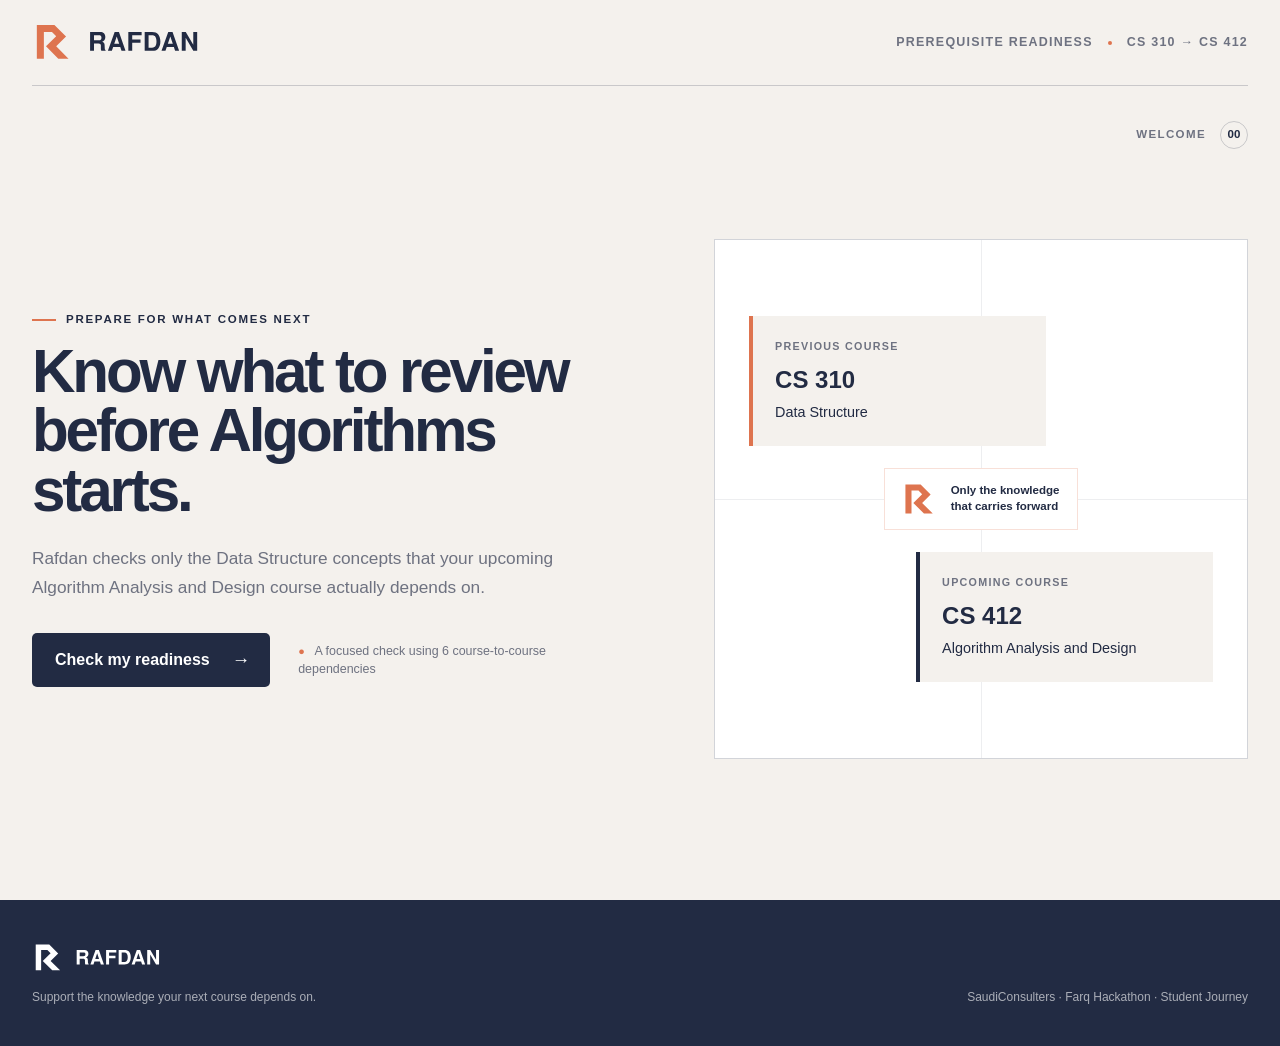
<file: index.html>
<!doctype html>
<html lang="en">
<head>
  <meta charset="utf-8">
  <meta name="viewport" content="width=device-width, initial-scale=1">
  <meta name="theme-color" content="#222B43">
  <meta name="description" content="Rafdan helps students identify and review the prerequisite concepts their upcoming course actually depends on.">
  <title>Rafdan | Prerequisite Readiness</title>
  <link rel="icon" href="./assets/icons/favicon.ico" sizes="any">
  <link rel="stylesheet" href="./css/styles.css">
</head>
<body>
  <a class="skip-link" href="#app">Skip to main content</a>

  <header class="site-header" data-testid="site-header">
    <a class="brand-link" href="./index.html" aria-label="Rafdan home">
      <img class="brand-logo" src="./assets/logos/rafdan-horizontal-two-tone.svg" alt="Rafdan">
    </a>
    <div class="header-context" aria-label="Demo context">
      <span>Prerequisite readiness</span>
      <span class="header-divider" aria-hidden="true"></span>
      <span>CS 310 → CS 412</span>
    </div>
  </header>

  <main id="app" class="app" tabindex="-1">
    <noscript>This prototype requires JavaScript to run the interactive diagnostic.</noscript>
  </main>

  <footer class="site-footer">
    <div>
      <img class="footer-logo" src="./assets/logos/rafdan-horizontal-white.svg" alt="Rafdan">
      <p>Support the knowledge your next course depends on.</p>
    </div>
    <p>SaudiConsulters · Farq Hackathon · Student Journey</p>
  </footer>

  <div id="announcer" class="visually-hidden" aria-live="polite" aria-atomic="true"></div>

  <script src="./data/demo-content.js"></script>
  <script src="./js/scoring.js"></script>
  <script src="./js/app.js"></script>
</body>
</html>
</file>
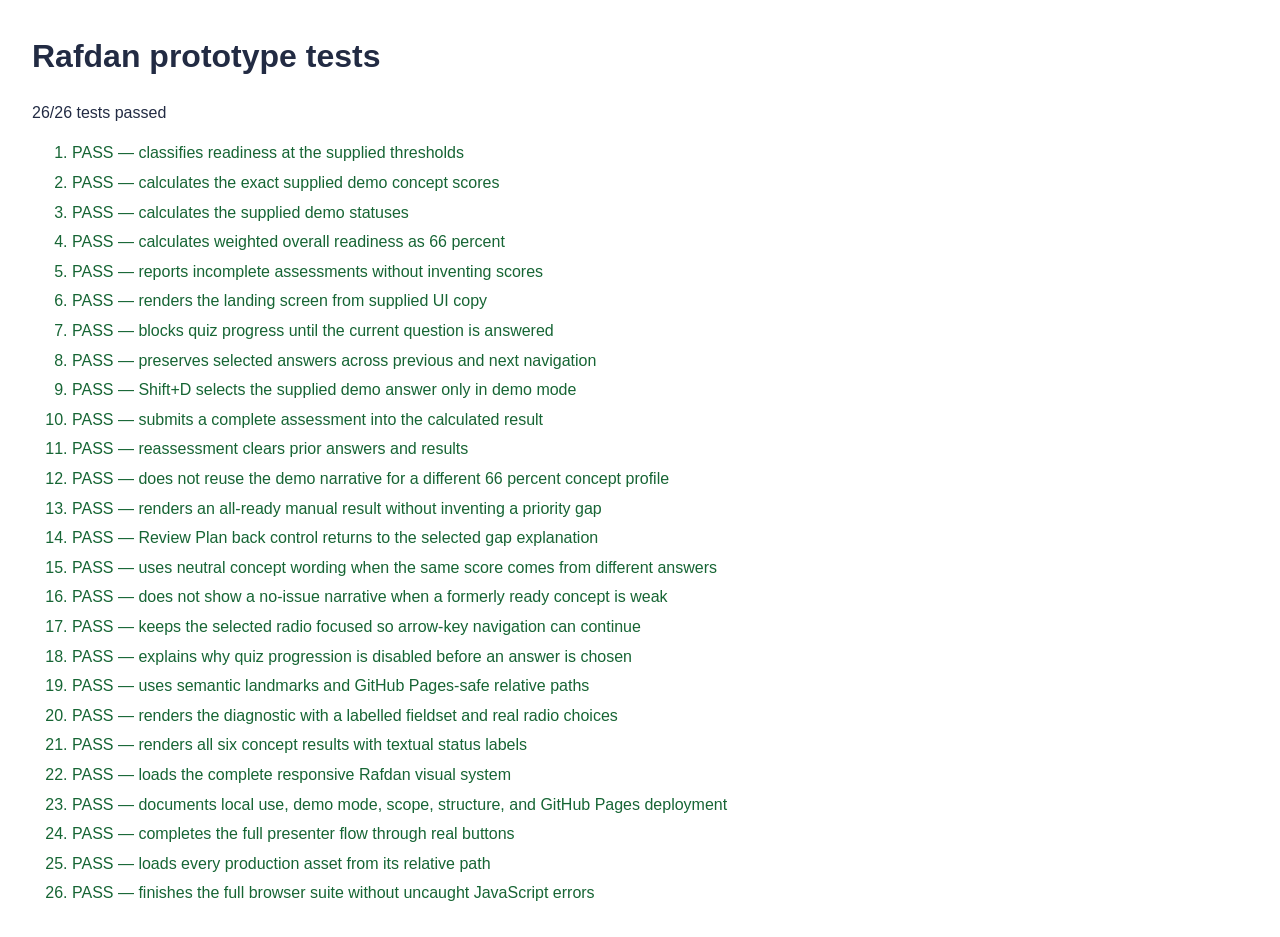
<file: tests/runner.html>
<!doctype html>
<html lang="en">
<head>
  <meta charset="utf-8">
  <meta name="viewport" content="width=device-width, initial-scale=1">
  <base href="../">
  <title>Rafdan prototype tests</title>
  <link rel="icon" href="./assets/icons/favicon.ico">
  <style>
    body { margin: 2rem; font: 16px/1.5 Arial, sans-serif; color: #222b43; }
    .pass { color: #166534; }
    .fail { color: #b91c1c; }
    li { margin-block: .35rem; }
  </style>
</head>
<body>
  <h1>Rafdan prototype tests</h1>
  <p id="summary" role="status">Running…</p>
  <ol id="results"></ol>
  <div id="app" hidden></div>
  <div id="announcer" hidden></div>
  <script>
    window.__rafdanTestErrors = [];
    window.addEventListener("error", (event) => window.__rafdanTestErrors.push(event.message));
    window.addEventListener("unhandledrejection", (event) => window.__rafdanTestErrors.push(String(event.reason)));
  </script>
  <script src="./data/demo-content.js"></script>
  <script src="./js/scoring.js"></script>
  <script>window.__RAFDAN_TEST__ = true;</script>
  <script src="./js/app.js"></script>
  <script src="./tests/tests.js"></script>
</body>
</html>
</file>
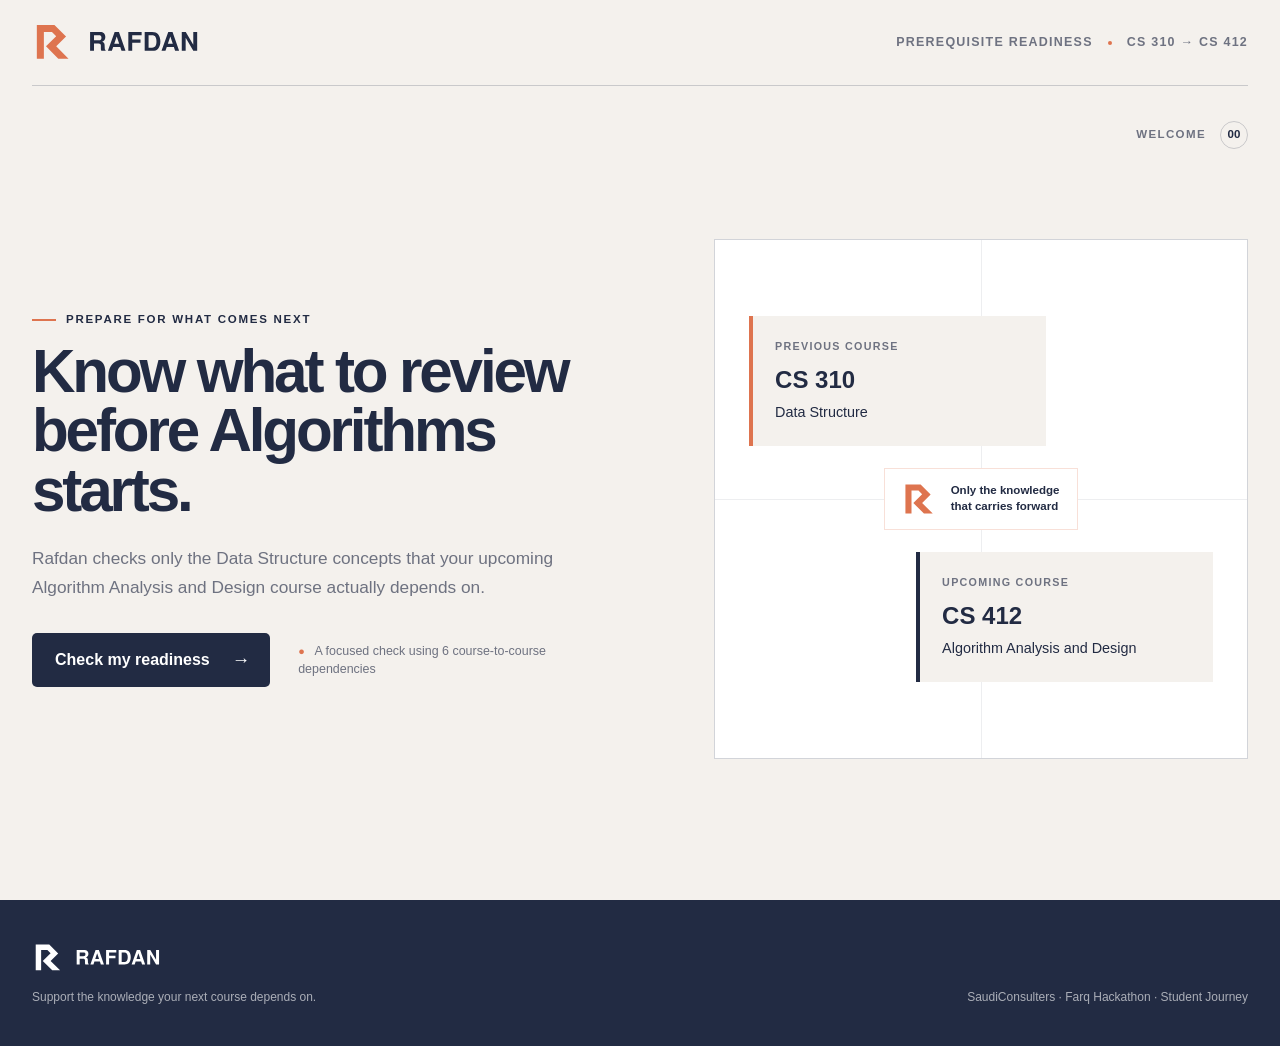
<file: tests/visual.html>
<!doctype html>
<html lang="en">
<head>
  <meta charset="utf-8">
  <meta name="viewport" content="width=device-width, initial-scale=1">
  <base href="../">
  <title>Rafdan visual QA</title>
  <link rel="stylesheet" href="./css/styles.css">
  <style>.screen { animation: none !important; }</style>
</head>
<body>
  <header class="site-header">
    <a class="brand-link" href="./index.html" aria-label="Rafdan home">
      <img class="brand-logo" src="./assets/logos/rafdan-horizontal-two-tone.svg" alt="Rafdan">
    </a>
    <div class="header-context"><span>Prerequisite readiness</span><span class="header-divider"></span><span>CS 310 → CS 412</span></div>
  </header>
  <main id="app" class="app" tabindex="-1"></main>
  <footer class="site-footer">
    <div><img class="footer-logo" src="./assets/logos/rafdan-horizontal-white.svg" alt="Rafdan"><p>Support the knowledge your next course depends on.</p></div>
    <p>SaudiConsulters · Farq Hackathon · Student Journey</p>
  </footer>
  <div id="announcer" class="visually-hidden" aria-live="polite"></div>
  <script src="./data/demo-content.js"></script>
  <script src="./js/scoring.js"></script>
  <script>window.__RAFDAN_TEST__ = true;</script>
  <script src="./js/app.js"></script>
  <script>
    const visualScreen = new URLSearchParams(location.search).get("screen") || "landing";
    if (["results", "concepts", "gap", "review", "reassessment"].includes(visualScreen)) {
      RafdanApp.state.answers = Object.fromEntries(demoData.questions.map((question) => [question.id, question.demoStudentAnswer]));
      RafdanApp.state.results = RafdanScoring.calculateResults(RafdanApp.state.answers, demoData);
      RafdanApp.state.quizCompleted = true;
      RafdanApp.state.selectedGap = "BC5";
    }
    RafdanApp.goTo(visualScreen);
    window.scrollTo(0, 0);
  </script>
</body>
</html>
</file>
<file: css/styles.css>
:root {
  --rafdan-navy: #222B43;
  --rafdan-terracotta: #DE744F;
  --rafdan-off-white: #F4F1ED;
  --rafdan-white: #FFFFFF;
  --rafdan-font: Arial, "Helvetica Neue", Helvetica, sans-serif;
  --navy-08: rgba(34, 43, 67, 0.08);
  --navy-12: rgba(34, 43, 67, 0.12);
  --navy-20: rgba(34, 43, 67, 0.20);
  --navy-64: rgba(34, 43, 67, 0.64);
  --terracotta-12: rgba(222, 116, 79, 0.12);
  --terracotta-22: rgba(222, 116, 79, 0.22);
  --content-width: 1280px;
  --header-height: 86px;
  --transition: 180ms ease;
}

* {
  box-sizing: border-box;
}

html {
  scroll-behavior: smooth;
}

body {
  min-width: 320px;
  margin: 0;
  color: var(--rafdan-navy);
  background: var(--rafdan-off-white);
  font-family: var(--rafdan-font);
  line-height: 1.5;
  text-rendering: optimizeLegibility;
}

button,
input {
  font: inherit;
}

button {
  color: inherit;
}

img {
  display: block;
  max-width: 100%;
}

h1,
h2,
h3,
p,
dl,
dd,
ol,
ul {
  margin-top: 0;
}

h1,
h2,
h3,
strong {
  font-weight: 700;
}

h1 {
  margin-bottom: 24px;
  font-size: clamp(2.55rem, 4.7vw, 5.25rem);
  line-height: 0.99;
  letter-spacing: -0.052em;
}

h2 {
  letter-spacing: -0.025em;
}

button,
a,
input,
label {
  -webkit-tap-highlight-color: transparent;
}

:focus-visible {
  outline: 3px solid var(--rafdan-terracotta);
  outline-offset: 4px;
}

.visually-hidden {
  position: absolute !important;
  width: 1px !important;
  height: 1px !important;
  padding: 0 !important;
  margin: -1px !important;
  overflow: hidden !important;
  clip: rect(0, 0, 0, 0) !important;
  white-space: nowrap !important;
  border: 0 !important;
}

.skip-link {
  position: fixed;
  z-index: 100;
  top: 12px;
  left: 12px;
  padding: 10px 14px;
  color: var(--rafdan-white);
  background: var(--rafdan-navy);
  transform: translateY(-160%);
  transition: transform var(--transition);
}

.skip-link:focus {
  transform: translateY(0);
}

.site-header {
  position: relative;
  z-index: 10;
  display: flex;
  min-height: var(--header-height);
  align-items: center;
  justify-content: space-between;
  width: min(var(--content-width), calc(100% - 64px));
  margin: 0 auto;
  border-bottom: 1px solid var(--navy-20);
}

.brand-link {
  flex: 0 0 auto;
}

.brand-logo {
  width: 182px;
  height: auto;
}

.header-context {
  display: flex;
  align-items: center;
  gap: 15px;
  color: var(--navy-64);
  font-size: 0.78rem;
  font-weight: 700;
  letter-spacing: 0.1em;
  text-transform: uppercase;
}

.header-divider {
  width: 4px;
  height: 4px;
  border-radius: 50%;
  background: var(--rafdan-terracotta);
}

.app {
  min-height: calc(100vh - var(--header-height));
  outline: none;
}

.screen {
  width: min(var(--content-width), calc(100% - 64px));
  min-height: calc(100vh - var(--header-height));
  margin: 0 auto;
  padding: 30px 0 76px;
  animation: screen-enter 380ms ease both;
}

.screen-rail {
  display: grid;
  grid-template-columns: 1fr auto;
  align-items: center;
  min-height: 38px;
  margin-bottom: clamp(32px, 5vh, 60px);
}

.journey-position {
  display: flex;
  align-items: center;
  gap: 14px;
  margin: 0;
  color: var(--navy-64);
  font-size: 0.72rem;
  font-weight: 700;
  letter-spacing: 0.12em;
  text-transform: uppercase;
}

.journey-position span:last-child {
  display: grid;
  width: 28px;
  height: 28px;
  place-items: center;
  border: 1px solid var(--navy-20);
  border-radius: 50%;
  color: var(--rafdan-navy);
  letter-spacing: 0;
}

.eyebrow,
.panel-label {
  margin-bottom: 14px;
  color: var(--rafdan-navy);
  font-size: 0.72rem;
  font-weight: 700;
  letter-spacing: 0.15em;
  text-transform: uppercase;
}

.eyebrow::before {
  display: inline-block;
  width: 24px;
  height: 2px;
  margin-right: 10px;
  vertical-align: middle;
  background: var(--rafdan-terracotta);
  content: "";
}

.lead {
  max-width: 720px;
  margin-bottom: 32px;
  color: var(--navy-64);
  font-size: clamp(1.05rem, 1.35vw, 1.25rem);
  line-height: 1.65;
}

.content-heading {
  max-width: 800px;
}

.content-heading--wide {
  max-width: 960px;
}

.content-heading--wide h1,
.bridge-heading h1,
.review-heading h1 {
  font-size: clamp(2.5rem, 4.1vw, 4.6rem);
}

.button {
  display: inline-flex;
  min-height: 52px;
  align-items: center;
  justify-content: center;
  gap: 22px;
  padding: 14px 19px 14px 22px;
  border: 1px solid transparent;
  border-radius: 5px;
  font-weight: 700;
  cursor: pointer;
  transition: background-color var(--transition), border-color var(--transition), color var(--transition), transform var(--transition);
}

.button span {
  font-size: 1.15rem;
  line-height: 1;
}

.button--primary {
  color: var(--rafdan-white);
  background: var(--rafdan-navy);
}

.button--primary:hover:not(:disabled) {
  background: var(--rafdan-terracotta);
  color: var(--rafdan-navy);
  transform: translateY(-2px);
}

.button--secondary {
  border-color: var(--navy-20);
  background: transparent;
}

.button--secondary:hover {
  border-color: var(--rafdan-navy);
  background: var(--rafdan-white);
}

.button:disabled {
  cursor: not-allowed;
  opacity: 0.42;
}

.back-button,
.text-button {
  display: inline-flex;
  align-items: center;
  gap: 9px;
  padding: 7px 0;
  border: 0;
  border-bottom: 1px solid transparent;
  background: transparent;
  font-size: 0.82rem;
  font-weight: 700;
  cursor: pointer;
}

.back-button:hover,
.text-button:hover {
  border-bottom-color: currentColor;
}

.screen-actions {
  display: flex;
  align-items: center;
  gap: 28px;
  margin-top: 38px;
}

.screen-actions--end {
  justify-content: flex-end;
}

.screen-actions--between {
  justify-content: space-between;
  padding-top: 24px;
  border-top: 1px solid var(--navy-20);
}

.screen-actions p {
  max-width: 540px;
  margin: 0;
  color: var(--navy-64);
}

/* Landing */

.screen--landing {
  display: flex;
  flex-direction: column;
}

.screen--landing .screen-rail {
  margin-bottom: clamp(28px, 6vh, 72px);
}

.landing-layout {
  display: grid;
  flex: 1;
  grid-template-columns: minmax(0, 1.03fr) minmax(470px, 0.97fr);
  align-items: center;
  gap: clamp(70px, 9vw, 140px);
  padding-bottom: 34px;
}

.landing-copy h1 {
  max-width: 760px;
}

.landing-copy .lead {
  max-width: 650px;
}

.landing-actions {
  display: flex;
  align-items: center;
  gap: 28px;
}

.microcopy {
  max-width: 260px;
  margin: 0;
  color: var(--navy-64);
  font-size: 0.78rem;
  line-height: 1.5;
}

.microcopy span {
  margin-right: 7px;
  color: var(--rafdan-terracotta);
  font-size: 0.68rem;
}

.landing-visual {
  position: relative;
  display: grid;
  min-height: 520px;
  align-content: center;
  padding: 56px 34px;
  overflow: hidden;
  border: 1px solid var(--navy-20);
  background: var(--rafdan-white);
}

.landing-visual::before,
.landing-visual::after {
  position: absolute;
  background: var(--navy-08);
  content: "";
}

.landing-visual::before {
  top: 0;
  bottom: 0;
  left: 50%;
  width: 1px;
}

.landing-visual::after {
  top: 50%;
  right: 0;
  left: 0;
  height: 1px;
}

.course-stamp {
  position: relative;
  z-index: 1;
  width: 64%;
  padding: 22px;
  border-left: 4px solid var(--rafdan-terracotta);
  background: var(--rafdan-off-white);
}

.course-stamp span {
  display: block;
  margin-bottom: 8px;
  color: var(--navy-64);
  font-size: 0.67rem;
  font-weight: 700;
  letter-spacing: 0.12em;
  text-transform: uppercase;
}

.course-stamp strong {
  font-size: 1.5rem;
}

.course-stamp p {
  margin: 4px 0 0;
  font-size: 0.9rem;
}

.course-stamp--upcoming {
  justify-self: end;
  border-left-color: var(--rafdan-navy);
}

.bridge-emblem {
  position: relative;
  z-index: 2;
  display: flex;
  align-items: center;
  justify-content: center;
  gap: 14px;
  width: fit-content;
  margin: 22px auto;
  padding: 13px 18px;
  border: 1px solid var(--terracotta-22);
  background: var(--rafdan-white);
  font-size: 0.72rem;
  font-weight: 700;
  line-height: 1.35;
}

.bridge-emblem img {
  width: 34px;
  height: 34px;
}

/* Course connection */

.course-connection {
  display: grid;
  grid-template-columns: minmax(0, 1fr) 180px minmax(0, 1fr);
  align-items: stretch;
  margin-top: 46px;
}

.course-panel {
  min-height: 250px;
  padding: 34px;
  border: 1px solid var(--navy-20);
  background: var(--rafdan-white);
}

.course-panel--upcoming {
  color: var(--rafdan-white);
  background: var(--rafdan-navy);
}

.course-panel--upcoming .panel-label,
.course-panel--upcoming > p:last-child {
  color: rgba(255, 255, 255, 0.68);
}

.course-code {
  display: block;
  margin: 24px 0 2px;
  color: var(--rafdan-terracotta);
  font-size: clamp(2rem, 3vw, 3.1rem);
  font-weight: 700;
  letter-spacing: -0.04em;
}

.course-panel h2 {
  margin: 0 0 18px;
  font-size: 1.45rem;
}

.course-panel > p:last-child {
  max-width: 360px;
  margin-bottom: 0;
  color: var(--navy-64);
}

.connection-arrow {
  display: flex;
  flex-direction: column;
  align-items: center;
  justify-content: center;
  gap: 8px;
  color: var(--navy-64);
  font-size: 0.66rem;
  font-weight: 700;
  letter-spacing: 0.11em;
  text-align: center;
  text-transform: uppercase;
}

.connection-arrow > i {
  width: 68%;
  height: 1px;
  background: var(--navy-20);
}

.connection-arrow > b {
  color: var(--rafdan-terracotta);
  font-size: 1.65rem;
}

.insight-strip {
  display: grid;
  grid-template-columns: 74px 1fr;
  align-items: center;
  margin-top: 18px;
  padding: 22px 28px;
  border-left: 4px solid var(--rafdan-terracotta);
  background: var(--navy-08);
}

.insight-strip p {
  max-width: 940px;
  margin: 0;
}

.insight-number {
  color: var(--rafdan-terracotta);
  font-size: 0.75rem;
  font-weight: 700;
  letter-spacing: 0.12em;
}

/* Knowledge bridge */

.screen--bridge {
  padding-bottom: 56px;
}

.bridge-heading,
.review-heading {
  display: flex;
  align-items: end;
  justify-content: space-between;
  gap: 40px;
  margin-bottom: 38px;
}

.bridge-heading .lead,
.review-heading .lead {
  margin-bottom: 0;
}

.bridge-key {
  display: flex;
  flex: 0 0 auto;
  align-items: center;
  gap: 12px;
  padding-bottom: 8px;
  font-size: 0.75rem;
  font-weight: 700;
  letter-spacing: 0.1em;
}

.bridge-key i {
  width: 54px;
  height: 1px;
  background: var(--rafdan-terracotta);
}

.bridge-map {
  border-top: 1px solid var(--navy-20);
}

.bridge-row {
  display: grid;
  grid-template-columns: 42px minmax(0, 1.15fr) 72px minmax(300px, 0.85fr);
  align-items: center;
  gap: 24px;
  padding: 26px 12px;
  border-bottom: 1px solid var(--navy-20);
  transition: background-color var(--transition);
}

.bridge-row:hover {
  background: rgba(255, 255, 255, 0.62);
}

.bridge-index {
  align-self: start;
  padding-top: 3px;
  color: var(--rafdan-terracotta);
  font-size: 0.73rem;
  font-weight: 700;
}

.bridge-title-line {
  display: flex;
  align-items: center;
  gap: 12px;
  margin-bottom: 8px;
}

.bridge-concept h2,
.bridge-dependency h2 {
  margin: 0;
  font-size: 1.1rem;
}

.bridge-concept p,
.bridge-dependency > p:last-child {
  margin: 0;
  color: var(--navy-64);
  font-size: 0.9rem;
}

.bridge-concept small {
  display: block;
  margin-top: 8px;
  color: var(--navy-64);
  font-size: 0.68rem;
}

.importance {
  display: inline-block;
  padding: 3px 7px;
  border: 1px solid var(--navy-20);
  border-radius: 2px;
  color: var(--rafdan-navy);
  font-size: 0.57rem;
  font-weight: 700;
  letter-spacing: 0.09em;
}

.importance--critical {
  border-color: var(--rafdan-terracotta);
  background: var(--terracotta-12);
}

.bridge-link {
  display: flex;
  align-items: center;
  color: var(--rafdan-terracotta);
}

.bridge-link i {
  flex: 1;
  height: 1px;
  background: var(--navy-20);
}

.bridge-link span {
  font-size: 1.2rem;
}

.bridge-dependency .panel-label {
  margin-bottom: 7px;
}

.topic-list {
  display: flex;
  flex-wrap: wrap;
  gap: 6px;
  margin-bottom: 8px;
}

.topic-list span,
.strength-line div span,
.time-chip {
  padding: 4px 8px;
  border: 1px solid var(--navy-20);
  border-radius: 2px;
  background: var(--rafdan-white);
  font-size: 0.68rem;
  font-weight: 700;
}

/* Diagnostic intro */

.diagnostic-layout {
  display: grid;
  grid-template-columns: minmax(0, 1fr) minmax(420px, 0.72fr);
  align-items: center;
  gap: clamp(70px, 10vw, 160px);
  min-height: 570px;
}

.diagnostic-note {
  display: flex;
  gap: 14px;
  max-width: 650px;
  margin: 0 0 30px;
  padding: 18px 20px;
  border-left: 3px solid var(--rafdan-terracotta);
  background: var(--rafdan-white);
}

.diagnostic-note > span {
  color: var(--rafdan-terracotta);
  font-weight: 700;
}

.diagnostic-note p {
  margin: 0;
  color: var(--navy-64);
}

.diagnostic-note strong {
  color: var(--rafdan-navy);
}

.diagnostic-stats {
  position: relative;
  margin: 0;
  border-top: 5px solid var(--rafdan-terracotta);
  background: var(--rafdan-navy);
  color: var(--rafdan-white);
}

.diagnostic-stats::after {
  position: absolute;
  right: 26px;
  bottom: -30px;
  width: 78px;
  height: 78px;
  border: 1px solid rgba(255, 255, 255, 0.18);
  content: "";
  transform: rotate(45deg);
}

.diagnostic-stats div {
  padding: 29px 34px;
  border-bottom: 1px solid rgba(255, 255, 255, 0.15);
}

.diagnostic-stats div:last-child {
  border-bottom: 0;
}

.diagnostic-stats dt {
  margin-bottom: 4px;
  font-size: 1.45rem;
  font-weight: 700;
}

.diagnostic-stats dd {
  color: rgba(255, 255, 255, 0.62);
  font-size: 0.82rem;
}

/* Quiz */

.screen--quiz {
  padding-bottom: 54px;
}

.screen--quiz .screen-rail {
  margin-bottom: 24px;
}

.quiz-shell {
  width: min(920px, 100%);
  margin: 0 auto;
}

.quiz-progress {
  margin-bottom: 24px;
}

.quiz-progress__labels {
  display: flex;
  justify-content: space-between;
  margin-bottom: 10px;
  color: var(--navy-64);
  font-size: 0.75rem;
  font-weight: 700;
  letter-spacing: 0.08em;
  text-transform: uppercase;
}

.quiz-progress__track,
.concept-meter {
  height: 4px;
  overflow: hidden;
  background: var(--navy-12);
}

.quiz-progress__track i,
.concept-meter i {
  display: block;
  height: 100%;
  background: var(--rafdan-terracotta);
  transition: width 300ms ease;
}

.quiz-card {
  padding: clamp(30px, 5vw, 56px);
  border: 1px solid var(--navy-20);
  background: var(--rafdan-white);
}

.quiz-meta {
  display: flex;
  justify-content: space-between;
  margin-bottom: 30px;
  color: var(--navy-64);
  font-size: 0.68rem;
  font-weight: 700;
  letter-spacing: 0.12em;
  text-transform: uppercase;
}

.quiz-card fieldset {
  min-width: 0;
  margin: 0;
  padding: 0;
  border: 0;
}

.quiz-card legend {
  width: 100%;
  margin-bottom: 30px;
  font-size: clamp(1.55rem, 2.4vw, 2.25rem);
  font-weight: 700;
  line-height: 1.28;
  letter-spacing: -0.028em;
}

.answer-list {
  display: grid;
  grid-template-columns: 1fr 1fr;
  gap: 12px;
}

.answer-option {
  position: relative;
  display: grid;
  grid-template-columns: 38px 1fr;
  align-items: center;
  gap: 14px;
  min-height: 76px;
  padding: 13px 16px;
  border: 1px solid var(--navy-20);
  background: var(--rafdan-white);
  cursor: pointer;
  transition: border-color var(--transition), background-color var(--transition), transform var(--transition);
}

.answer-option:hover {
  border-color: var(--rafdan-navy);
  transform: translateY(-1px);
}

.answer-option.is-selected {
  border-color: var(--rafdan-terracotta);
  background: var(--terracotta-12);
}

.answer-option input {
  position: absolute;
  width: 1px;
  height: 1px;
  opacity: 0;
}

.answer-option:has(input:focus-visible) {
  outline: 3px solid var(--rafdan-terracotta);
  outline-offset: 3px;
}

.answer-letter {
  display: grid;
  width: 34px;
  height: 34px;
  place-items: center;
  border: 1px solid var(--navy-20);
  border-radius: 50%;
  font-size: 0.76rem;
  font-weight: 700;
}

.is-selected .answer-letter {
  border-color: var(--rafdan-navy);
  color: var(--rafdan-white);
  background: var(--rafdan-navy);
}

.quiz-validation {
  min-height: 24px;
  margin: 14px 0 0;
  color: var(--rafdan-navy);
  font-size: 0.82rem;
  font-weight: 700;
}

.quiz-actions {
  display: flex;
  justify-content: space-between;
  margin-top: 18px;
  padding-top: 24px;
  border-top: 1px solid var(--navy-12);
}

/* Analysis */

.screen--analyzing {
  display: grid;
  place-items: center;
}

.screen--analyzing .screen-rail {
  display: none;
}

.analyzing-panel {
  width: min(760px, 100%);
  padding: 42px 0;
  text-align: center;
}

.analyzing-panel > img {
  width: 62px;
  margin: 0 auto 26px;
  animation: analysis-mark 1.4s ease-in-out infinite;
}

.analyzing-panel .eyebrow::before {
  display: none;
}

.analyzing-panel h1 {
  font-size: clamp(2.4rem, 4vw, 4.4rem);
}

.analysis-track {
  display: grid;
  gap: 10px;
  width: min(620px, 100%);
  margin: 38px auto 0;
  text-align: left;
}

.analysis-track p {
  display: flex;
  align-items: center;
  gap: 13px;
  margin: 0;
  padding: 14px 16px;
  border-bottom: 1px solid var(--navy-12);
  color: var(--navy-64);
  opacity: 0;
  animation: analysis-line 520ms ease forwards;
  animation-delay: var(--delay);
}

.analysis-track span {
  width: 8px;
  height: 8px;
  border-radius: 50%;
  background: var(--rafdan-terracotta);
}

/* Results */

.results-layout {
  display: grid;
  grid-template-columns: minmax(300px, 0.72fr) minmax(0, 1.28fr);
  align-items: center;
  gap: clamp(54px, 8vw, 120px);
  max-width: 1100px;
  margin: 0 auto;
}

.readiness-score {
  text-align: center;
}

.score-ring {
  position: relative;
  display: grid;
  width: 260px;
  height: 260px;
  margin: 0 auto 22px;
  place-items: center;
  border-radius: 50%;
  background: conic-gradient(var(--rafdan-terracotta) calc(var(--score) * 1%), var(--navy-12) 0);
}

.score-ring::before {
  position: absolute;
  width: 212px;
  height: 212px;
  border-radius: 50%;
  background: var(--rafdan-off-white);
  content: "";
}

.score-ring strong {
  position: relative;
  font-size: 5.2rem;
  line-height: 1;
  letter-spacing: -0.07em;
}

.score-ring strong span {
  font-size: 1.6rem;
  letter-spacing: -0.03em;
}

.readiness-score > p {
  margin: 0;
  font-size: 0.77rem;
  font-weight: 700;
  letter-spacing: 0.11em;
  text-transform: uppercase;
}

.results-copy h1 {
  font-size: clamp(2.45rem, 4.2vw, 4.7rem);
}

.strength-line {
  display: grid;
  grid-template-columns: auto 1fr;
  align-items: center;
  gap: 18px;
  padding-top: 21px;
  border-top: 1px solid var(--navy-20);
  font-size: 0.75rem;
  font-weight: 700;
  text-transform: uppercase;
}

.strength-line div {
  display: flex;
  flex-wrap: wrap;
  gap: 7px;
}

.strength-line div span {
  color: var(--rafdan-navy);
  background: transparent;
  letter-spacing: 0;
  text-transform: none;
}

.priority-callout {
  display: grid;
  grid-template-columns: 1fr auto;
  align-items: center;
  gap: 34px;
  max-width: 1100px;
  margin: 48px auto 0;
  padding: 26px 30px;
  border-left: 5px solid var(--rafdan-terracotta);
  background: var(--rafdan-navy);
  color: var(--rafdan-white);
}

.priority-callout .panel-label {
  color: rgba(255, 255, 255, 0.62);
}

.priority-callout h2 {
  margin-bottom: 7px;
  font-size: 1.5rem;
}

.priority-callout p:last-child {
  max-width: 760px;
  margin: 0;
  color: rgba(255, 255, 255, 0.68);
}

.priority-score {
  display: flex;
  align-items: center;
  gap: 20px;
}

.priority-score strong {
  font-size: 2rem;
}

.all-ready-callout {
  display: flex;
  align-items: center;
  justify-content: space-between;
  gap: 32px;
  max-width: 1100px;
  margin: 48px auto 0;
  padding: 26px 30px;
  border-left: 5px solid var(--rafdan-terracotta);
  background: var(--rafdan-white);
}

.all-ready-callout h2 {
  margin-bottom: 7px;
}

.all-ready-callout p:last-child {
  margin: 0;
  color: var(--navy-64);
}

/* Statuses and concept results */

.status {
  display: inline-flex;
  align-items: center;
  gap: 7px;
  width: fit-content;
  padding: 5px 8px;
  border: 1px solid var(--navy-20);
  border-radius: 2px;
  font-size: 0.62rem;
  font-weight: 700;
  letter-spacing: 0.08em;
  text-transform: uppercase;
}

.status > span {
  display: grid;
  width: 16px;
  height: 16px;
  place-items: center;
  border-radius: 50%;
  font-size: 0.65rem;
}

.status--ready {
  background: var(--rafdan-off-white);
}

.status--ready > span {
  color: var(--rafdan-white);
  background: var(--rafdan-navy);
}

.status--needs-review {
  border-color: var(--rafdan-terracotta);
  background: var(--terracotta-12);
}

.status--needs-review > span {
  color: var(--rafdan-navy);
  background: var(--rafdan-terracotta);
}

.status--critical-gap {
  color: var(--rafdan-white);
  background: var(--rafdan-navy);
}

.status--critical-gap > span {
  color: var(--rafdan-navy);
  background: var(--rafdan-terracotta);
}

.concept-grid {
  display: grid;
  grid-template-columns: repeat(3, minmax(0, 1fr));
  gap: 14px;
  margin-top: 38px;
}

.concept-card {
  display: flex;
  min-height: 285px;
  flex-direction: column;
  padding: 25px;
  border: 1px solid var(--navy-20);
  background: rgba(255, 255, 255, 0.72);
}

.concept-card[data-status="CRITICAL GAP"] {
  border-top: 5px solid var(--rafdan-terracotta);
  padding-top: 21px;
}

.concept-card__top {
  display: flex;
  align-items: center;
  justify-content: space-between;
  margin-bottom: 24px;
}

.concept-card__top > strong {
  font-size: 1.45rem;
}

.concept-card h2 {
  min-height: 54px;
  margin-bottom: 10px;
  font-size: 1.2rem;
  line-height: 1.28;
}

.concept-card > p {
  flex: 1;
  color: var(--navy-64);
  font-size: 0.86rem;
}

.concept-meter {
  margin: 15px 0 16px;
}

.concept-card[data-status="READY"] .concept-meter i {
  background: var(--rafdan-navy);
}

.text-button {
  width: fit-content;
  color: var(--rafdan-navy);
  font-size: 0.75rem;
  text-align: left;
}

.no-action {
  color: var(--navy-64);
  font-size: 0.75rem;
  font-weight: 700;
}

/* Gap explanation */

.gap-layout {
  display: grid;
  grid-template-columns: 290px minmax(0, 1fr);
  gap: clamp(44px, 7vw, 100px);
}

.gap-selector {
  padding-top: 10px;
}

.gap-tab {
  display: grid;
  grid-template-columns: 1fr auto;
  gap: 12px;
  width: 100%;
  padding: 18px 0;
  border: 0;
  border-bottom: 1px solid var(--navy-20);
  background: transparent;
  text-align: left;
  cursor: pointer;
}

.gap-tab span {
  font-weight: 700;
}

.gap-tab strong {
  color: var(--navy-64);
}

.gap-tab.is-active {
  padding-left: 14px;
  border-left: 4px solid var(--rafdan-terracotta);
  background: var(--rafdan-white);
}

.gap-detail .content-heading {
  max-width: none;
}

.gap-detail h1 {
  font-size: clamp(2.6rem, 4.5vw, 5rem);
}

.gap-status-line {
  display: flex;
  align-items: center;
  gap: 20px;
  padding-bottom: 22px;
  border-bottom: 1px solid var(--navy-20);
}

.gap-status-line > span:first-child {
  color: var(--navy-64);
  font-size: 0.8rem;
  font-weight: 700;
  text-transform: uppercase;
}

.gap-status-line > span:first-child strong {
  margin-left: 6px;
  color: var(--rafdan-navy);
  font-size: 1.4rem;
}

.dependency-story {
  display: grid;
  grid-template-columns: minmax(0, 1fr) 110px minmax(0, 1fr);
  align-items: stretch;
  margin-top: 28px;
}

.dependency-node {
  min-height: 200px;
  padding: 25px;
  border: 1px solid var(--navy-20);
  background: var(--rafdan-white);
}

.dependency-node--weak {
  border-top: 5px solid var(--rafdan-terracotta);
  padding-top: 21px;
}

.dependency-node--next {
  color: var(--rafdan-white);
  background: var(--rafdan-navy);
}

.dependency-node--next .panel-label,
.dependency-node--next p:last-child {
  color: rgba(255, 255, 255, 0.65);
}

.dependency-node h2 {
  margin: 34px 0 10px;
  font-size: 1.35rem;
}

.dependency-node p:last-child {
  margin: 0;
  color: var(--navy-64);
  font-size: 0.88rem;
}

.dependency-arrow {
  display: flex;
  flex-direction: column;
  align-items: center;
  justify-content: center;
  gap: 8px;
  color: var(--navy-64);
  font-size: 0.61rem;
  font-weight: 700;
  letter-spacing: 0.09em;
  text-align: center;
  text-transform: uppercase;
}

.dependency-arrow i {
  width: 50%;
  height: 1px;
  background: var(--navy-20);
}

.dependency-arrow b {
  color: var(--rafdan-terracotta);
  font-size: 1.4rem;
  transform: rotate(-90deg);
}

.difficulty-note {
  margin-top: 18px;
  padding: 21px 24px;
  border-left: 4px solid var(--rafdan-terracotta);
  background: var(--terracotta-12);
}

.difficulty-note .panel-label {
  margin-bottom: 5px;
}

.difficulty-note p:last-child {
  margin: 0;
}

/* Review plan */

.review-total {
  display: flex;
  align-items: center;
  gap: 12px;
  padding: 10px 0;
}

.review-total strong {
  color: var(--rafdan-terracotta);
  font-size: 3.3rem;
  line-height: 1;
}

.review-total span {
  max-width: 78px;
  color: var(--navy-64);
  font-size: 0.72rem;
  font-weight: 700;
  letter-spacing: 0.08em;
  line-height: 1.3;
  text-transform: uppercase;
}

.review-list {
  margin: 0;
  padding: 0;
  list-style: none;
  border-top: 1px solid var(--navy-20);
}

.review-item {
  display: grid;
  grid-template-columns: 100px 1fr;
  gap: 28px;
  padding: 30px 0;
  border-bottom: 1px solid var(--navy-20);
}

.review-priority span {
  display: block;
  color: var(--navy-64);
  font-size: 0.65rem;
  font-weight: 700;
  letter-spacing: 0.12em;
  text-transform: uppercase;
}

.review-priority strong {
  display: block;
  color: var(--rafdan-terracotta);
  font-size: 3.4rem;
  line-height: 1;
}

.review-title {
  display: flex;
  align-items: start;
  justify-content: space-between;
  gap: 30px;
  margin-bottom: 24px;
}

.review-title h2 {
  margin: 0 0 5px;
  font-size: 1.45rem;
}

.review-title p {
  max-width: 700px;
  margin: 0;
  color: var(--navy-64);
  font-size: 0.86rem;
}

.time-chip {
  flex: 0 0 auto;
  background: transparent;
}

.review-columns {
  display: grid;
  grid-template-columns: 0.9fr 1.1fr 1.1fr;
  gap: 22px;
}

.review-columns > div {
  padding-left: 18px;
  border-left: 1px solid var(--navy-20);
}

.review-columns ul {
  margin: 0;
  padding-left: 17px;
  color: var(--navy-64);
  font-size: 0.82rem;
}

.review-columns p:last-child {
  margin: 0;
  color: var(--navy-64);
  font-size: 0.82rem;
}

.retest-note {
  display: flex;
  align-items: center;
  gap: 8px;
  margin: 20px 0 0;
  color: var(--rafdan-navy);
  font-size: 0.72rem;
  font-weight: 700;
}

.retest-note span {
  color: var(--rafdan-terracotta);
  font-size: 1rem;
}

/* Reassessment */

.reassessment-heading {
  max-width: 840px;
  margin: 0 auto 52px;
  text-align: center;
}

.reassessment-heading > img {
  width: 52px;
  margin: 0 auto 22px;
}

.reassessment-heading .eyebrow::before {
  display: none;
}

.reassessment-heading .lead {
  margin-right: auto;
  margin-left: auto;
}

.reassessment-loop {
  display: grid;
  grid-template-columns: 1fr 70px 1fr 70px 1fr;
  align-items: center;
  max-width: 1120px;
  margin: 0 auto;
}

.reassessment-loop article {
  min-height: 210px;
  padding: 28px;
  border: 1px solid var(--navy-20);
  background: var(--rafdan-white);
}

.reassessment-loop article:last-child {
  color: var(--rafdan-white);
  background: var(--rafdan-navy);
}

.reassessment-loop article > span {
  color: var(--rafdan-terracotta);
  font-size: 0.72rem;
  font-weight: 700;
  letter-spacing: 0.12em;
}

.reassessment-loop h2 {
  margin: 38px 0 8px;
  font-size: 1.6rem;
}

.reassessment-loop p {
  margin: 0;
  color: var(--navy-64);
  font-size: 0.86rem;
}

.reassessment-loop article:last-child p {
  color: rgba(255, 255, 255, 0.62);
}

.reassessment-loop > div {
  color: var(--rafdan-terracotta);
  font-size: 1.7rem;
  text-align: center;
}

.reassessment-action {
  margin-top: 44px;
  text-align: center;
}

.reassessment-action p {
  margin: 12px 0 0;
  color: var(--navy-64);
  font-size: 0.76rem;
}

/* Footer */

.site-footer {
  display: flex;
  align-items: end;
  justify-content: space-between;
  gap: 40px;
  padding: 40px max(32px, calc((100vw - var(--content-width)) / 2));
  color: var(--rafdan-white);
  background: var(--rafdan-navy);
}

.footer-logo {
  width: 140px;
  margin-bottom: 12px;
}

.site-footer p {
  margin: 0;
  color: rgba(255, 255, 255, 0.62);
  font-size: 0.75rem;
}

.error-screen {
  display: grid;
  max-width: 760px;
  place-content: center;
}

@keyframes screen-enter {
  from { opacity: 0; transform: translateY(8px); }
  to { opacity: 1; transform: translateY(0); }
}

@keyframes analysis-mark {
  0%, 100% { transform: translateY(0); }
  50% { transform: translateY(-7px); }
}

@keyframes analysis-line {
  to { opacity: 1; }
}

@media (max-width: 1050px) {
  .landing-layout,
  .diagnostic-layout {
    grid-template-columns: 1fr 0.8fr;
    gap: 48px;
  }

  .landing-visual {
    min-height: 460px;
  }

  .course-connection {
    grid-template-columns: 1fr 110px 1fr;
  }

  .bridge-row {
    grid-template-columns: 34px minmax(0, 1fr) 44px minmax(260px, 0.82fr);
    gap: 14px;
  }

  .concept-grid {
    grid-template-columns: repeat(2, minmax(0, 1fr));
  }

  .review-columns {
    grid-template-columns: 1fr 1fr;
  }

  .review-columns > div:last-child {
    grid-column: 1 / -1;
  }
}

@media (max-width: 820px) {
  :root {
    --header-height: 74px;
  }

  .site-header,
  .screen {
    width: min(100% - 36px, var(--content-width));
  }

  .brand-logo {
    width: 150px;
  }

  .header-context span:first-child,
  .header-divider {
    display: none;
  }

  .screen {
    padding-top: 22px;
  }

  .landing-layout,
  .diagnostic-layout,
  .results-layout,
  .gap-layout {
    grid-template-columns: 1fr;
  }

  .landing-visual {
    min-height: 420px;
  }

  .course-connection {
    grid-template-columns: 1fr;
  }

  .connection-arrow {
    min-height: 100px;
  }

  .connection-arrow > i {
    width: 1px;
    height: 28px;
  }

  .connection-arrow > b {
    transform: rotate(90deg);
  }

  .bridge-heading,
  .review-heading {
    display: block;
  }

  .bridge-key,
  .review-total {
    margin-top: 24px;
  }

  .bridge-row {
    grid-template-columns: 34px 1fr;
  }

  .bridge-link {
    display: none;
  }

  .bridge-dependency {
    grid-column: 2;
    padding-top: 8px;
  }

  .diagnostic-layout {
    min-height: 0;
  }

  .diagnostic-stats {
    margin-top: 20px;
  }

  .results-layout {
    text-align: center;
  }

  .results-copy .lead {
    margin-right: auto;
    margin-left: auto;
  }

  .strength-line {
    grid-template-columns: 1fr;
  }

  .strength-line div {
    justify-content: center;
  }

  .gap-selector {
    display: grid;
    grid-template-columns: repeat(3, 1fr);
    gap: 7px;
  }

  .gap-selector .eyebrow {
    grid-column: 1 / -1;
  }

  .gap-tab,
  .gap-tab.is-active {
    display: block;
    padding: 14px;
    border: 1px solid var(--navy-20);
  }

  .gap-tab strong {
    display: block;
    margin-top: 5px;
  }

  .dependency-story {
    grid-template-columns: 1fr;
  }

  .dependency-arrow {
    min-height: 94px;
  }

  .dependency-arrow i {
    width: 1px;
    height: 24px;
  }

  .dependency-arrow b {
    transform: none;
  }

  .review-item {
    grid-template-columns: 72px 1fr;
  }

  .reassessment-loop {
    grid-template-columns: 1fr;
    gap: 0;
  }

  .reassessment-loop > div {
    padding: 14px;
    transform: rotate(90deg);
  }

  .site-footer {
    align-items: start;
    flex-direction: column;
  }
}

@media (max-width: 620px) {
  h1,
  .content-heading--wide h1,
  .bridge-heading h1,
  .review-heading h1,
  .results-copy h1,
  .gap-detail h1 {
    font-size: 2.55rem;
  }

  .site-header,
  .screen {
    width: calc(100% - 28px);
  }

  .brand-logo {
    width: 135px;
  }

  .header-context {
    font-size: 0.62rem;
  }

  .screen-rail {
    margin-bottom: 32px;
  }

  .journey-position span:first-child {
    display: none;
  }

  .landing-actions,
  .screen-actions,
  .priority-callout,
  .review-title {
    align-items: stretch;
    flex-direction: column;
  }

  .landing-visual {
    min-height: 390px;
    padding: 34px 18px;
  }

  .course-stamp {
    width: 82%;
  }

  .course-panel {
    min-height: 220px;
    padding: 26px;
  }

  .insight-strip {
    grid-template-columns: 1fr;
    gap: 7px;
  }

  .bridge-row {
    padding-right: 0;
    padding-left: 0;
  }

  .bridge-title-line {
    align-items: start;
    flex-direction: column;
  }

  .answer-list,
  .concept-grid,
  .review-columns {
    grid-template-columns: 1fr;
  }

  .quiz-card {
    padding: 24px 18px;
  }

  .quiz-actions {
    gap: 10px;
  }

  .quiz-actions .button {
    min-width: 0;
    gap: 8px;
  }

  .score-ring {
    width: 220px;
    height: 220px;
  }

  .score-ring::before {
    width: 180px;
    height: 180px;
  }

  .score-ring strong {
    font-size: 4.2rem;
  }

  .priority-callout {
    display: flex;
  }

  .concept-card {
    min-height: 260px;
  }

  .gap-selector {
    grid-template-columns: 1fr;
  }

  .review-item {
    grid-template-columns: 1fr;
  }

  .review-priority {
    display: flex;
    align-items: center;
    gap: 10px;
  }

  .review-priority strong {
    font-size: 2rem;
  }

  .review-columns > div,
  .review-columns > div:last-child {
    grid-column: auto;
  }

  .site-footer {
    padding: 34px 20px;
  }
}

@media (prefers-reduced-motion: reduce) {
  html {
    scroll-behavior: auto;
  }

  *,
  *::before,
  *::after {
    scroll-behavior: auto !important;
    animation-duration: 0.01ms !important;
    animation-iteration-count: 1 !important;
    transition-duration: 0.01ms !important;
  }
}
</file>
